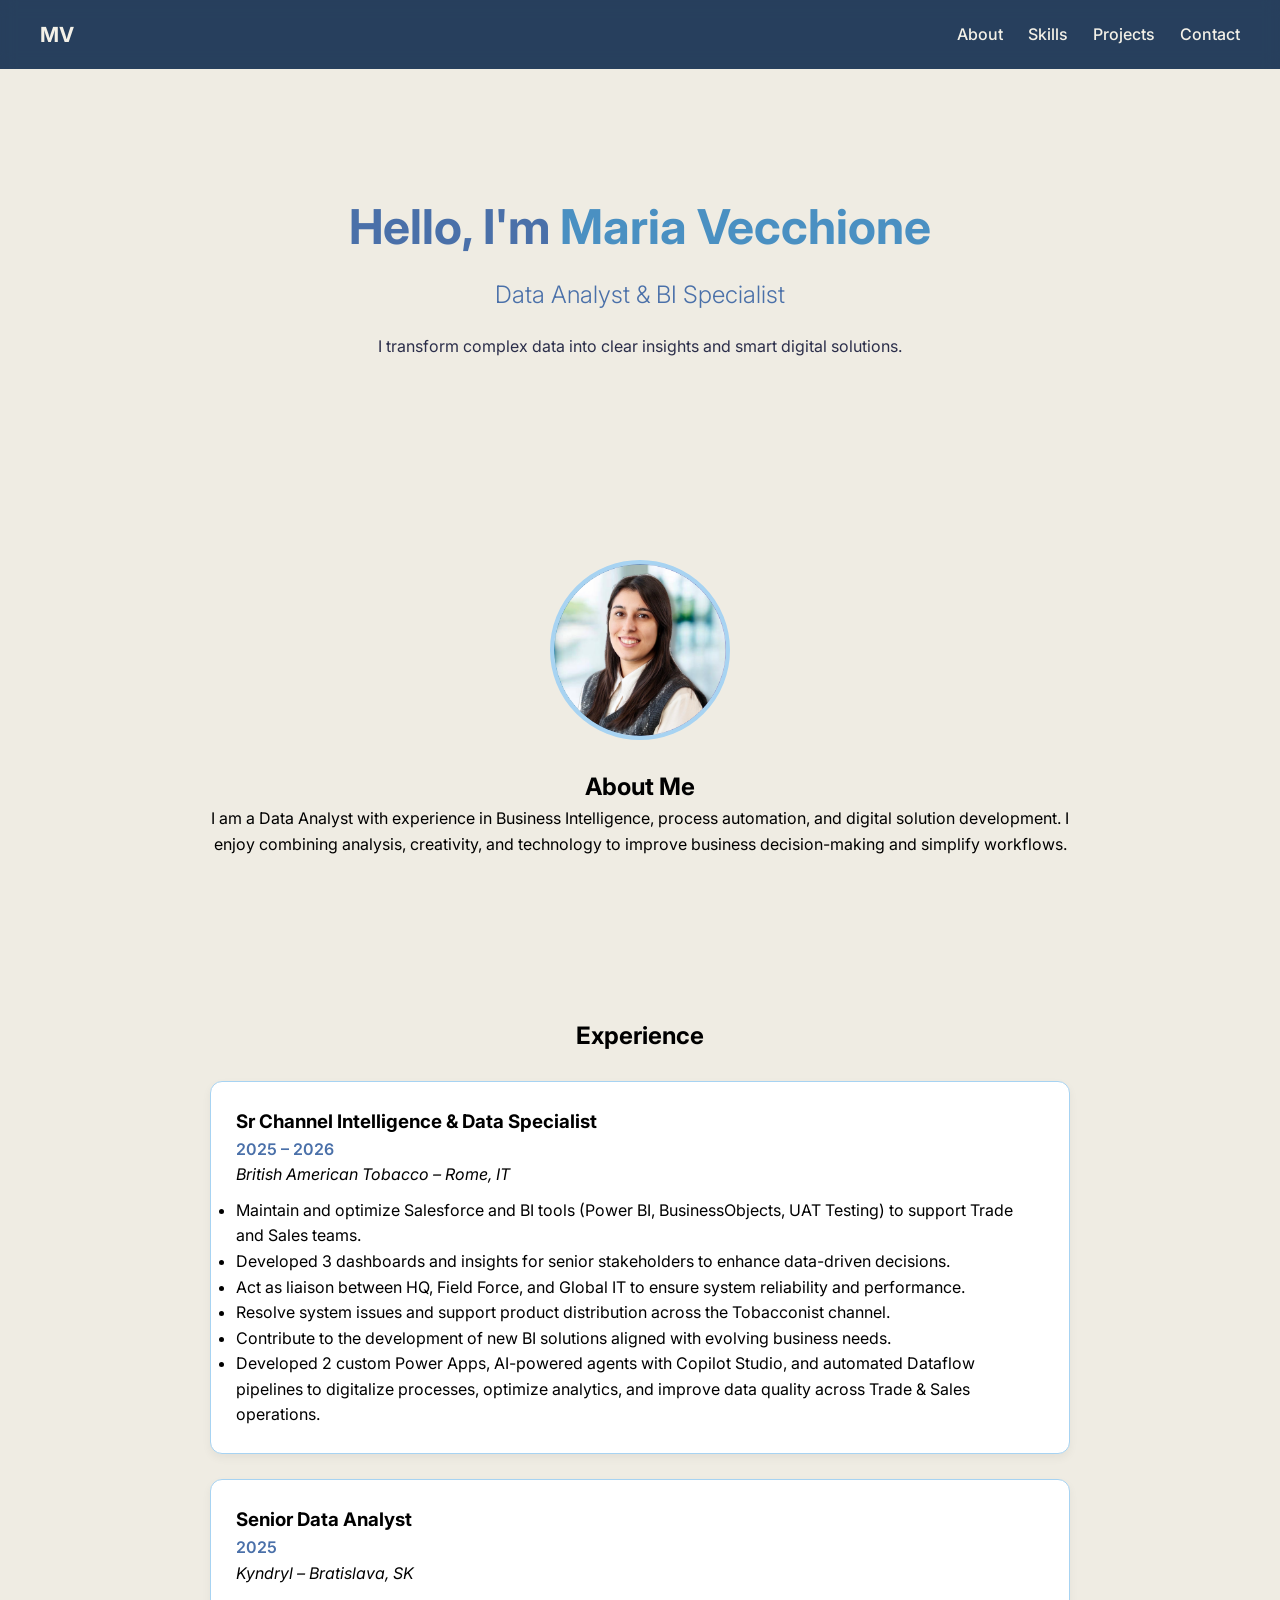
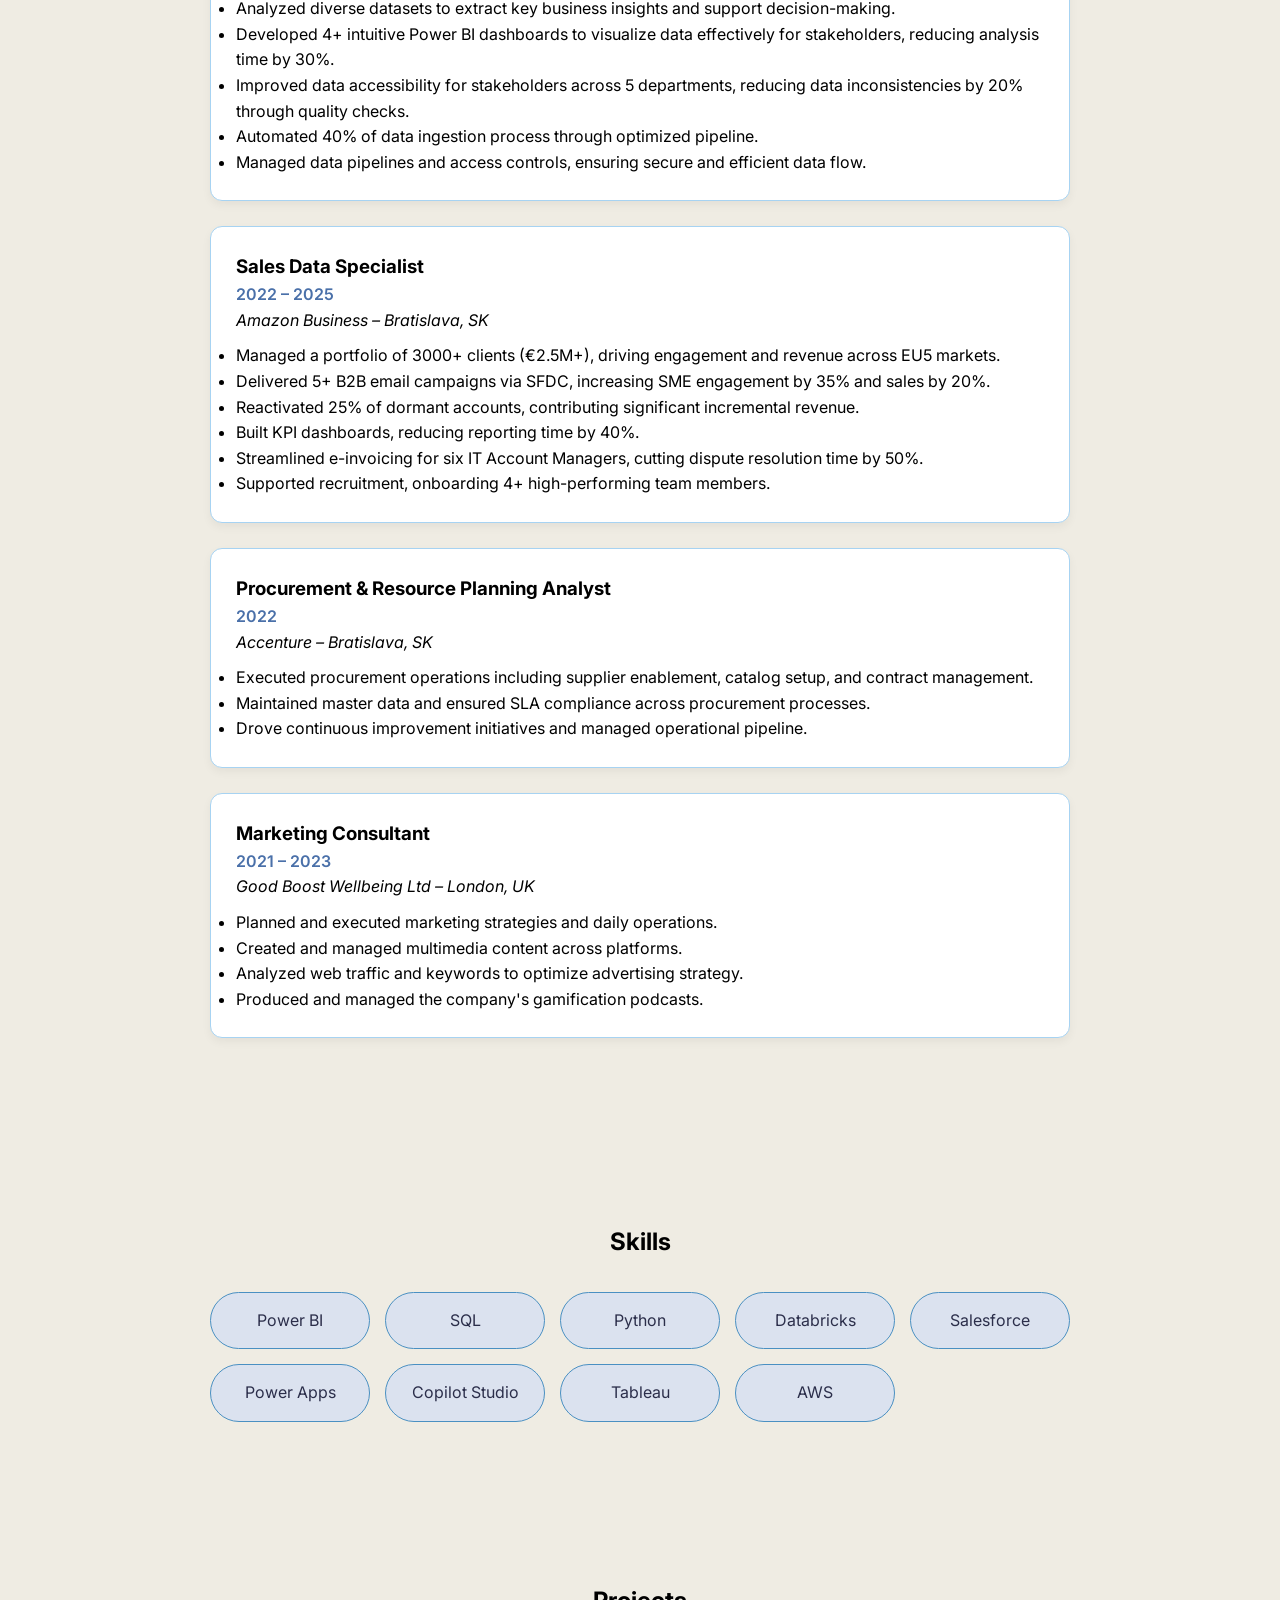
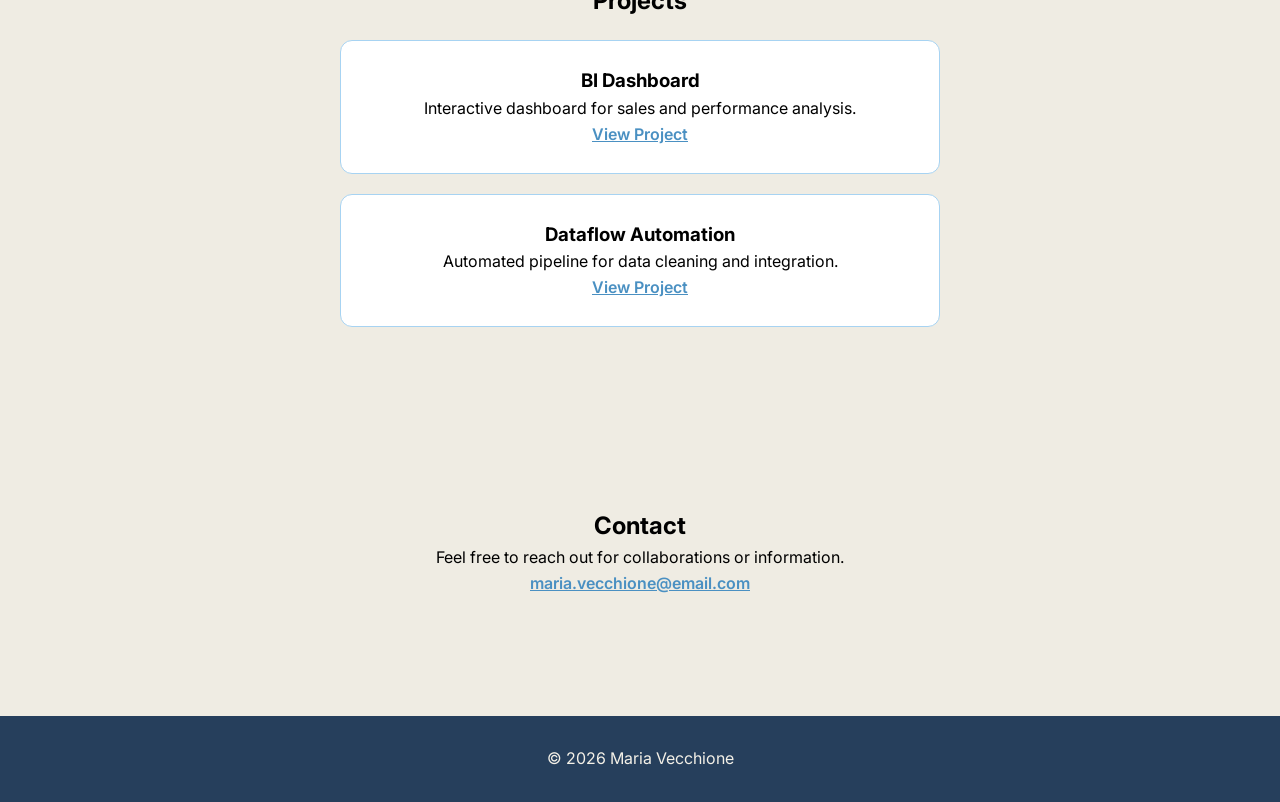
<file: Index.html>
<!DOCTYPE html>
<html lang="en">
<head>
  <meta charset="UTF-8">
  <meta name="viewport" content="width=device-width, initial-scale=1.0">
  <title>Maria Vecchione – Portfolio</title>
  <link rel="stylesheet" href="style.css">
  <link href="https://fonts.googleapis.com/css2?family=Inter:wght@300;400;600&display=swap" rel="stylesheet">
</head>
<body>

  <!-- NAVBAR -->
  <nav class="navbar">
    <h3 class="logo">MV</h3>
    <ul>
      <li><a href="#about">About</a></li>
      <li><a href="#skills">Skills</a></li>
      <li><a href="#projects">Projects</a></li>
      <li><a href="#contact">Contact</a></li>
    </ul>
  </nav>

  <!-- HERO -->
  <section id="hero">
    <h1>Hello, I'm <span>Maria Vecchione</span></h1>
    <h2>Data Analyst & BI Specialist</h2>
    <p>I transform complex data into clear insights and smart digital solutions.</p>
  </section>

  <!-- ABOUT -->
  <section id="about">
    <img src="./asset/profile-pic.png" alt="Profile photo of Maria" class="profile-pic">

    <h2>About Me</h2>
    <p>
      I am a Data Analyst with experience in Business Intelligence, process automation,
      and digital solution development. I enjoy combining analysis, creativity, and technology
      to improve business decision-making and simplify workflows.
    </p>
  </section>

  <!-- EXPERIENCE -->
<section id="experience">
  <h2>Experience</h2>

  <div class="exp-item">
    <h3>Sr Channel Intelligence & Data Specialist</h3>
    <p class="exp-date">2025 – 2026</p>
    <p class="exp-company">British American Tobacco – Rome, IT</p>
    <ul>
      <li>Maintain and optimize Salesforce and BI tools (Power BI, BusinessObjects, UAT Testing) to support Trade and Sales teams.</li>
      <li>Developed 3 dashboards and insights for senior stakeholders to enhance data-driven decisions.</li>
      <li>Act as liaison between HQ, Field Force, and Global IT to ensure system reliability and performance.</li>
      <li>Resolve system issues and support product distribution across the Tobacconist channel.</li>
      <li>Contribute to the development of new BI solutions aligned with evolving business needs.</li>
      <li>Developed 2 custom Power Apps, AI-powered agents with Copilot Studio, and automated Dataflow pipelines to digitalize processes, optimize analytics, and improve data quality across Trade & Sales operations.</li>
    </ul>
  </div>

  <div class="exp-item">
    <h3>Senior Data Analyst</h3>
    <p class="exp-date">2025</p>
    <p class="exp-company">Kyndryl – Bratislava, SK</p>
    <ul>
      <li>Analyzed diverse datasets to extract key business insights and support decision-making.</li>
      <li>Developed 4+ intuitive Power BI dashboards to visualize data effectively for stakeholders, reducing analysis time by 30%.</li>
      <li>Improved data accessibility for stakeholders across 5 departments, reducing data inconsistencies by 20% through quality checks.</li>
      <li>Automated 40% of data ingestion process through optimized pipeline.</li>
      <li>Managed data pipelines and access controls, ensuring secure and efficient data flow.</li>
    </ul>
  </div>

  <div class="exp-item">
    <h3>Sales Data Specialist</h3>
    <p class="exp-date">2022 – 2025</p>
    <p class="exp-company">Amazon Business – Bratislava, SK</p>
    <ul>
      <li>Managed a portfolio of 3000+ clients (€2.5M+), driving engagement and revenue across EU5 markets.</li>
      <li>Delivered 5+ B2B email campaigns via SFDC, increasing SME engagement by 35% and sales by 20%.</li>
      <li>Reactivated 25% of dormant accounts, contributing significant incremental revenue.</li>
      <li>Built KPI dashboards, reducing reporting time by 40%.</li>
      <li>Streamlined e-invoicing for six IT Account Managers, cutting dispute resolution time by 50%.</li>
      <li>Supported recruitment, onboarding 4+ high-performing team members.</li>
    </ul>
  </div>

  <div class="exp-item">
    <h3>Procurement & Resource Planning Analyst</h3>
    <p class="exp-date">2022</p>
    <p class="exp-company">Accenture – Bratislava, SK</p>
    <ul>
      <li>Executed procurement operations including supplier enablement, catalog setup, and contract management.</li>
      <li>Maintained master data and ensured SLA compliance across procurement processes.</li>
      <li>Drove continuous improvement initiatives and managed operational pipeline.</li>
    </ul>
  </div>

  <div class="exp-item">
    <h3>Marketing Consultant</h3>
    <p class="exp-date">2021 – 2023</p>
    <p class="exp-company">Good Boost Wellbeing Ltd – London, UK</p>
    <ul>
      <li>Planned and executed marketing strategies and daily operations.</li>
      <li>Created and managed multimedia content across platforms.</li>
      <li>Analyzed web traffic and keywords to optimize advertising strategy.</li>
      <li>Produced and managed the company's gamification podcasts.</li>
    </ul>
  </div>

</section>

<!-- SKILLS -->
<section id="skills">
  <h2>Skills</h2>

  <div class="skills-grid">
    <div class="skill-box">Power BI</div>
    <div class="skill-box">SQL</div>
    <div class="skill-box">Python</div>
    <div class="skill-box">Databricks</div>
    <div class="skill-box">Salesforce</div>
    <div class="skill-box">Power Apps</div>
    <div class="skill-box">Copilot Studio</div>
    <div class="skill-box">Tableau</div>
    <div class="skill-box">AWS</div>
  </div>
</section>


  <!-- PROJECTS -->
  <section id="projects">
    <h2>Projects</h2>

    <div class="project-card">
      <h3>BI Dashboard</h3>
      <p>Interactive dashboard for sales and performance analysis.</p>
      <a href="#" target="_blank">View Project</a>
    </div>

    <div class="project-card">
      <h3>Dataflow Automation</h3>
      <p>Automated pipeline for data cleaning and integration.</p>
      <a href="#" target="_blank">View Project</a>
    </div>
  </section>

  <!-- CONTACT -->
  <section id="contact">
    <h2>Contact</h2>
    <p>Feel free to reach out for collaborations or information.</p>
    <p><a href="mailto:maria.vecchione@email.com">
      maria.vecchione@email.com
    </a></p>
  </section>

  <footer>
    <p>© 2026 Maria Vecchione</p>
  </footer>

</body>
</html>
</file>
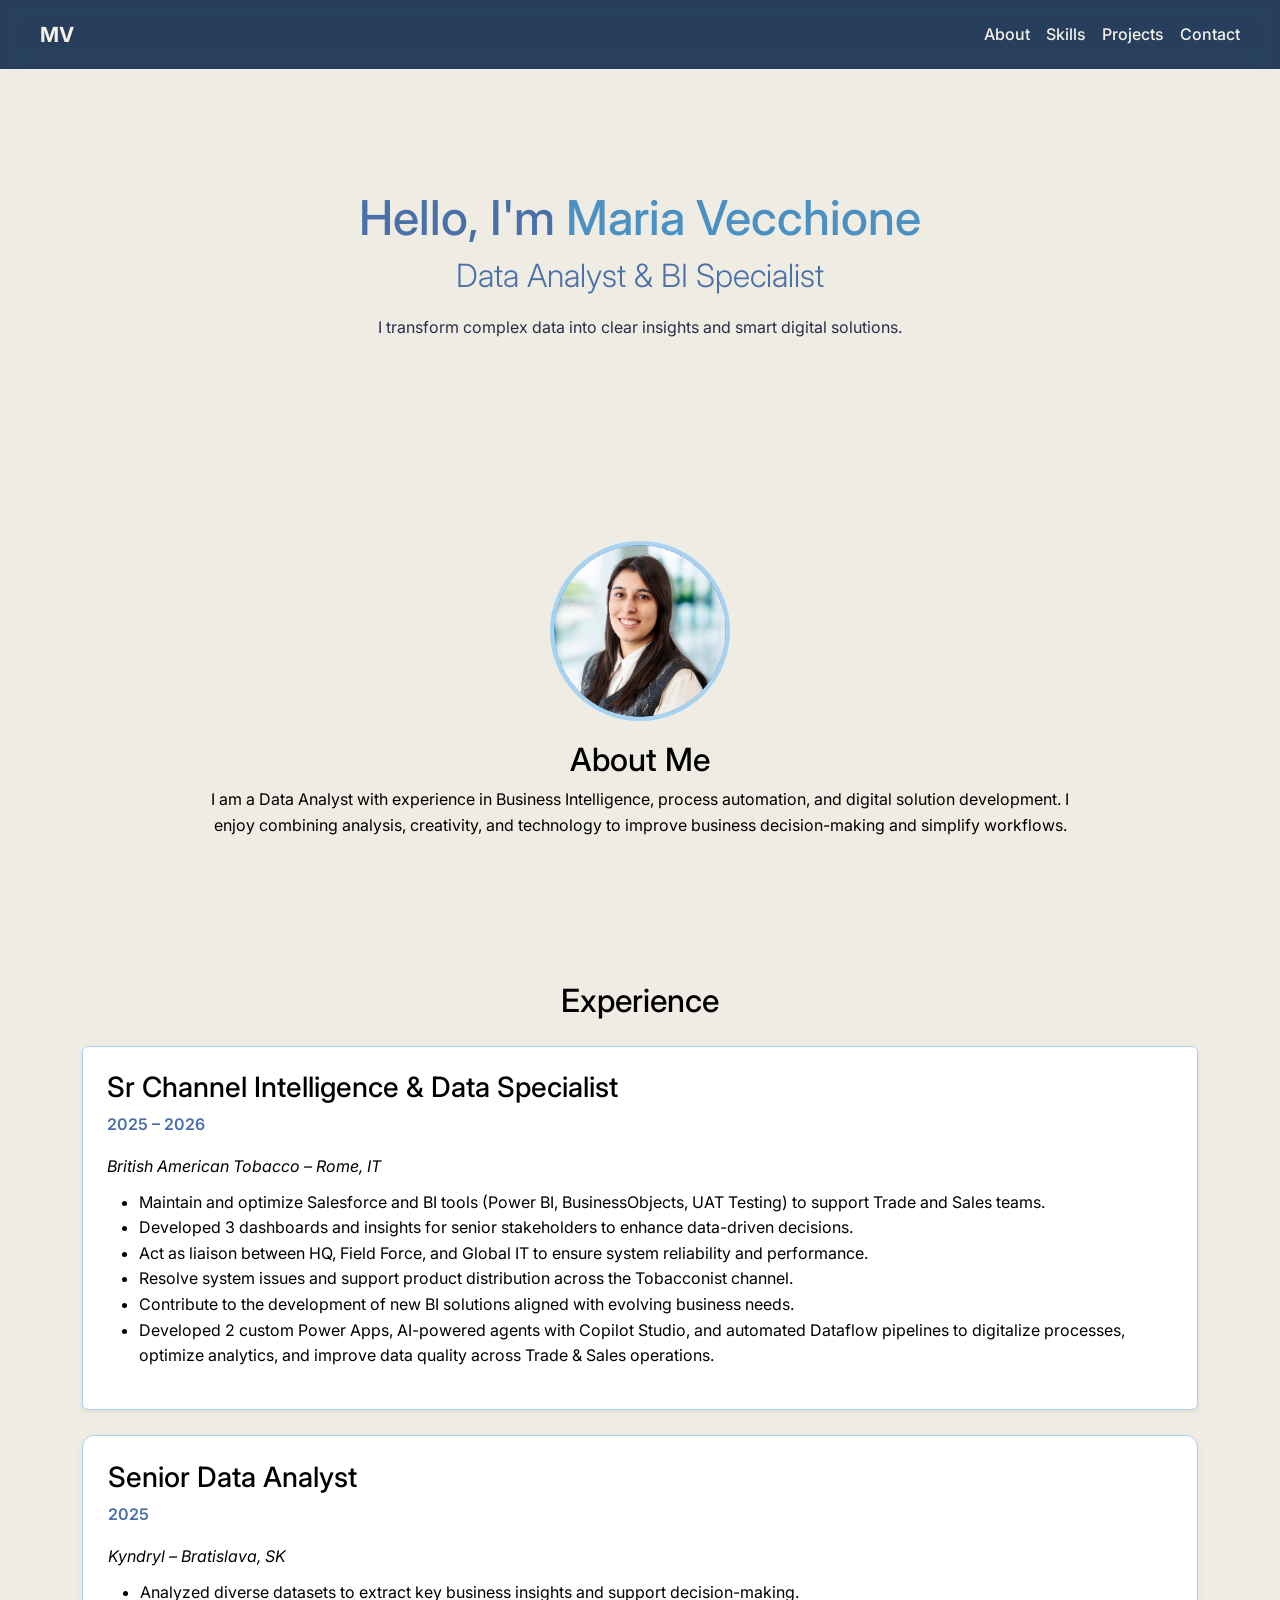
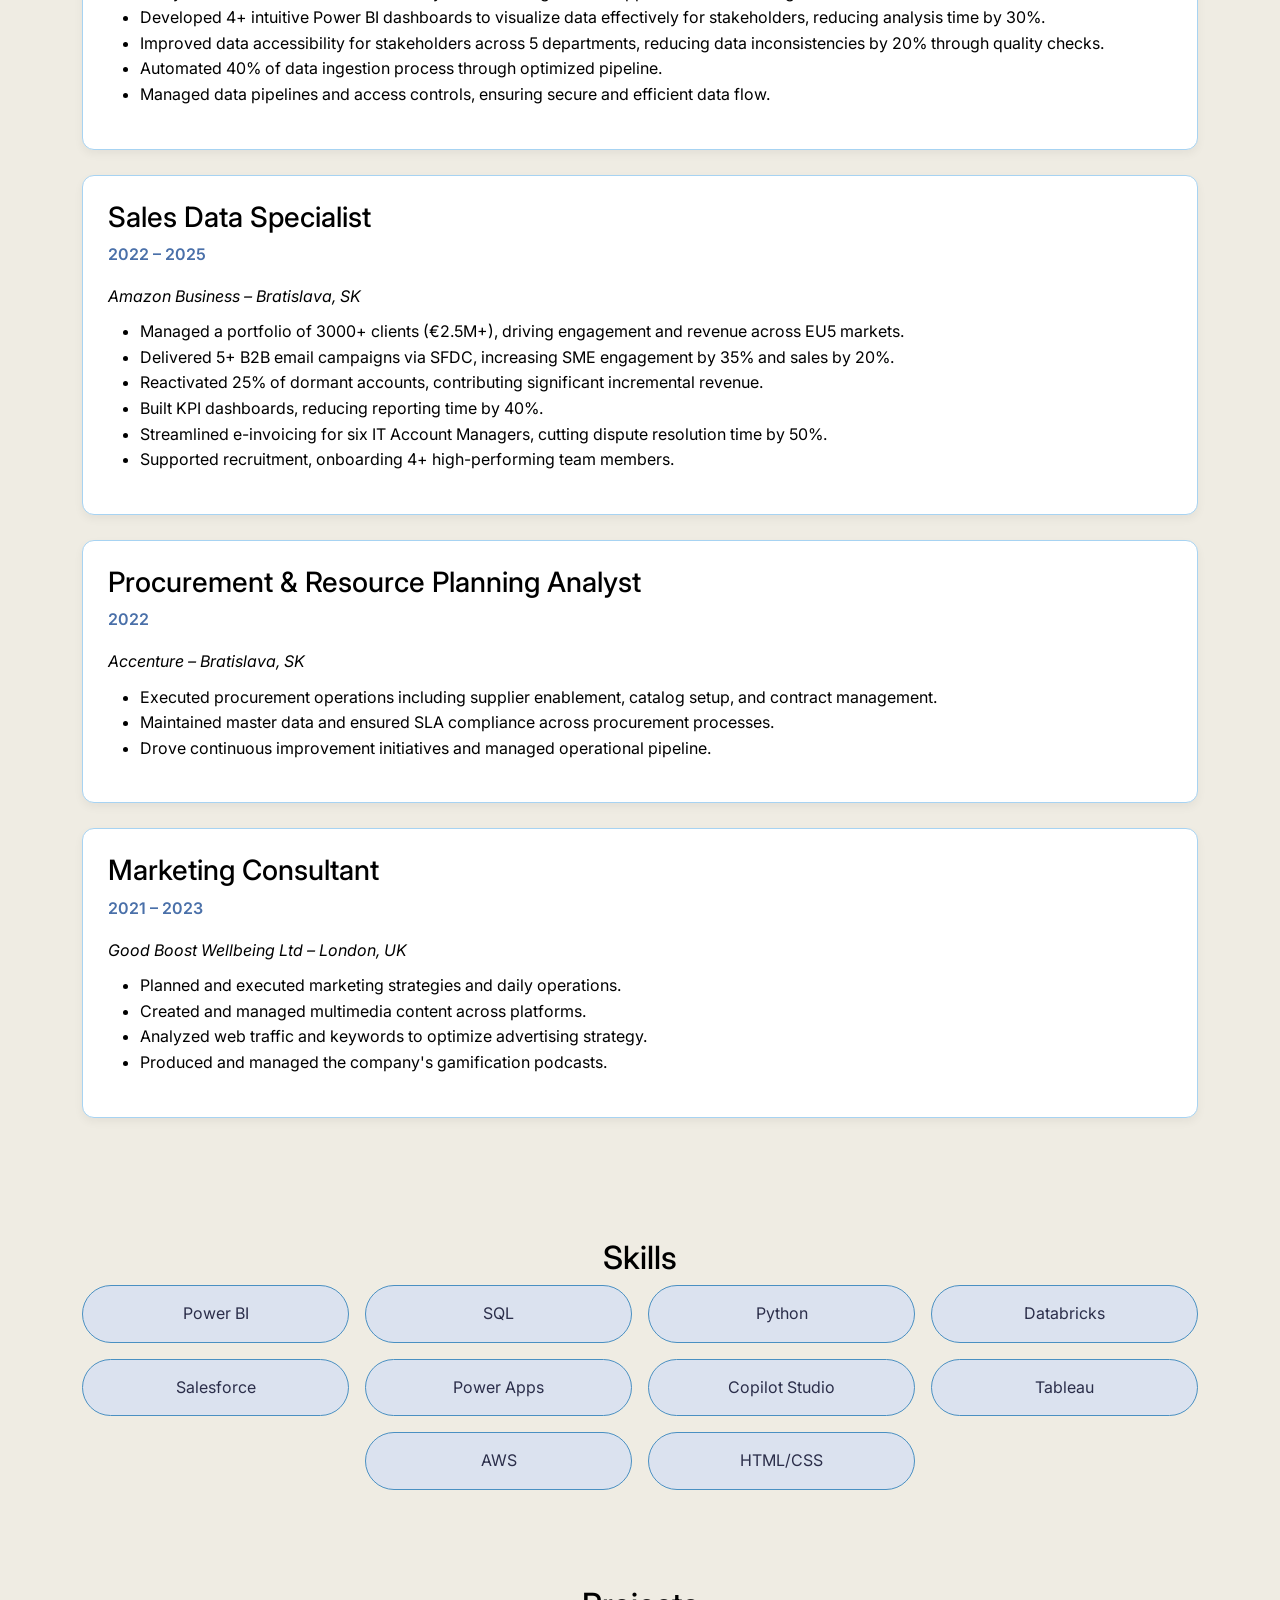
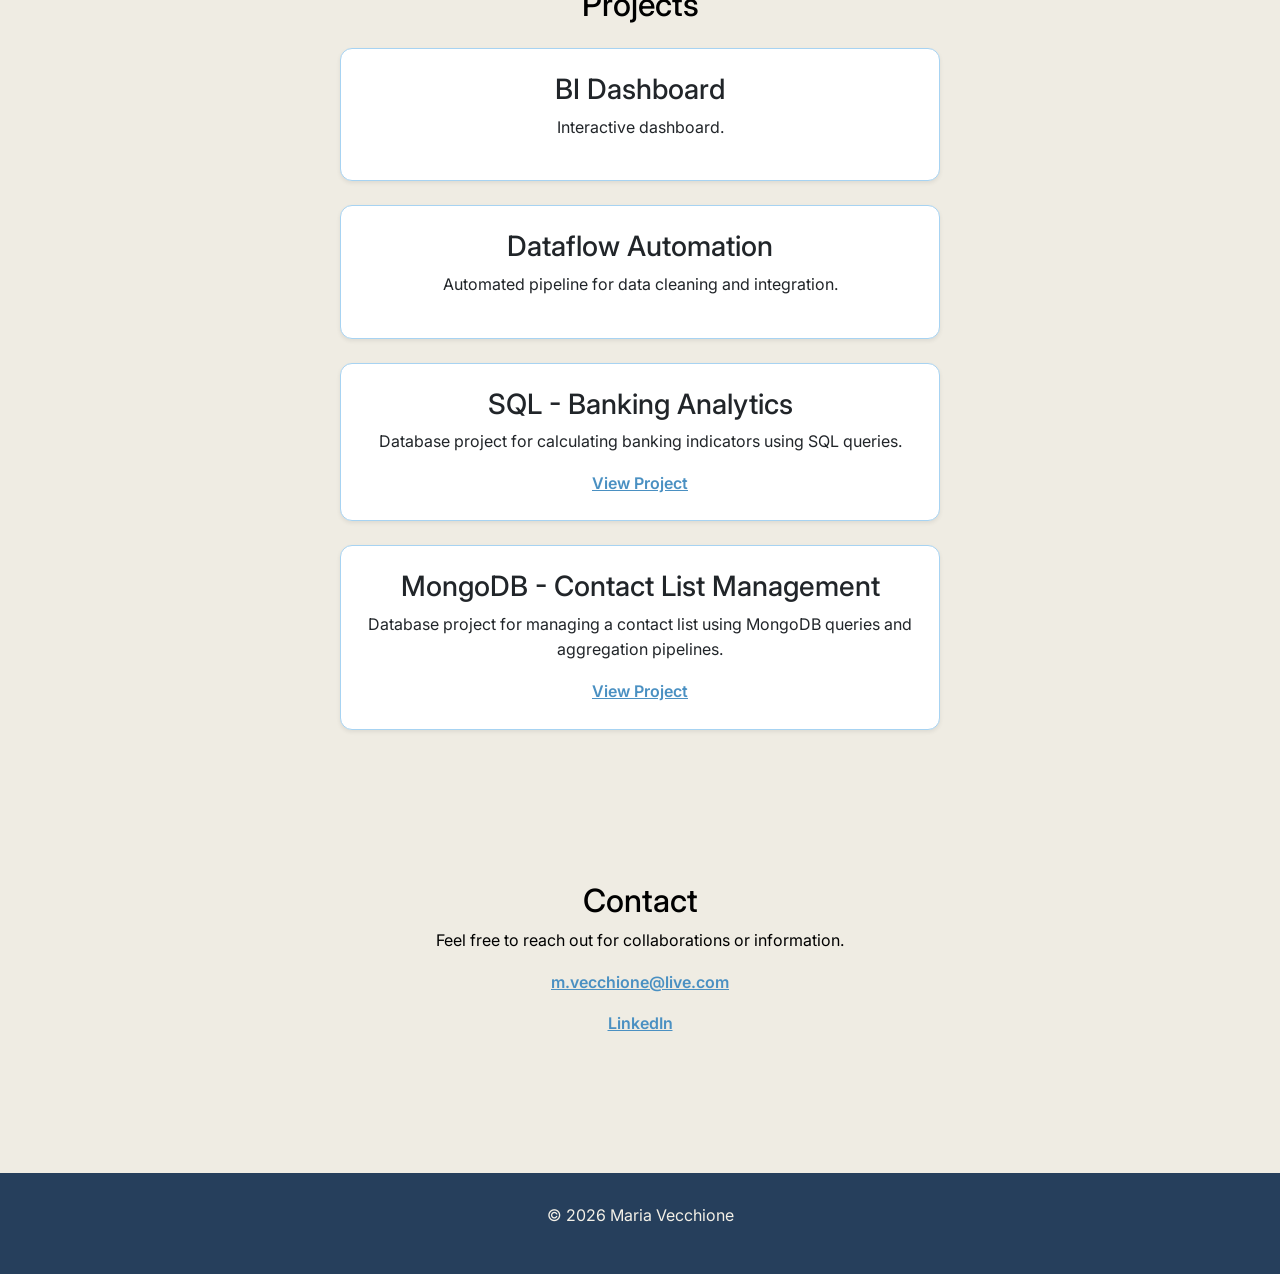
<file: index.html>
<!DOCTYPE html>
<html lang="en">
<head>
  <meta charset="UTF-8">
  <meta name="viewport" content="width=device-width, initial-scale=1.0">
  <title>Maria Vecchione – Website</title>

  
  <!BOOTSTRAP CSS >
  <link href="https://cdn.jsdelivr.net/npm/bootstrap@5.3.3/dist/css/bootstrap.min.css" rel="stylesheet">

  <! CUSTOM CSS >
  <link rel="stylesheet" href="style.css">
  <link href="https://fonts.googleapis.com/css2?family=Inter:wght@300;400;600&display=swap" rel="stylesheet">
</head>
<body>

  <! NAVBAR >
  <nav class="navbar d-flex align-items-center justify-content-between">
    <div class="logo">MV</div>
    <ul class="d-flex flex-wrap gap-3 m-0 p-0">
      <li><a href="#about">About</a></li>
      <li><a href="#skills">Skills</a></li>
      <li><a href="#projects">Projects</a></li>
      <li><a href="#contact">Contact</a></li>
    </ul>
  </nav>

  <! HERO >
  <section id="hero">
    <h1>Hello, I'm <span>Maria Vecchione</span></h1>
    <h2>Data Analyst & BI Specialist</h2>
    <p>I transform complex data into clear insights and smart digital solutions.</p>
  </section>

  <! ABOUT >
  <section id="about">
    <img src="./asset/profile-pic.png" alt="Profile photo of Maria" class="profile-pic">

    <h2>About Me</h2>
    <p>
      I am a Data Analyst with experience in Business Intelligence, process automation,
      and digital solution development. I enjoy combining analysis, creativity, and technology
      to improve business decision-making and simplify workflows.
    </p>
  </section>

  <! EXPERIENCE >
  <section id="experience" class="container py-5">
    <h2>Experience</h2>

    <div class="exp-item shadow-sm p-4 mb-4 rounded">

    <h3>Sr Channel Intelligence & Data Specialist</h3>
    <p class="exp-date">2025 – 2026</p>
    <p class="exp-company">British American Tobacco – Rome, IT</p>
    <ul>
      <li>Maintain and optimize Salesforce and BI tools (Power BI, BusinessObjects, UAT Testing) to support Trade and Sales teams.</li>
      <li>Developed 3 dashboards and insights for senior stakeholders to enhance data-driven decisions.</li>
      <li>Act as liaison between HQ, Field Force, and Global IT to ensure system reliability and performance.</li>
      <li>Resolve system issues and support product distribution across the Tobacconist channel.</li>
      <li>Contribute to the development of new BI solutions aligned with evolving business needs.</li>
      <li>Developed 2 custom Power Apps, AI-powered agents with Copilot Studio, and automated Dataflow pipelines to digitalize processes, optimize analytics, and improve data quality across Trade & Sales operations.</li>
    </ul>
  </div>

  <div class="exp-item">
    <h3>Senior Data Analyst</h3>
    <p class="exp-date">2025</p>
    <p class="exp-company">Kyndryl – Bratislava, SK</p>
    <ul>
      <li>Analyzed diverse datasets to extract key business insights and support decision-making.</li>
      <li>Developed 4+ intuitive Power BI dashboards to visualize data effectively for stakeholders, reducing analysis time by 30%.</li>
      <li>Improved data accessibility for stakeholders across 5 departments, reducing data inconsistencies by 20% through quality checks.</li>
      <li>Automated 40% of data ingestion process through optimized pipeline.</li>
      <li>Managed data pipelines and access controls, ensuring secure and efficient data flow.</li>
    </ul>
  </div>

  <div class="exp-item">
    <h3>Sales Data Specialist</h3>
    <p class="exp-date">2022 – 2025</p>
    <p class="exp-company">Amazon Business – Bratislava, SK</p>
    <ul>
      <li>Managed a portfolio of 3000+ clients (€2.5M+), driving engagement and revenue across EU5 markets.</li>
      <li>Delivered 5+ B2B email campaigns via SFDC, increasing SME engagement by 35% and sales by 20%.</li>
      <li>Reactivated 25% of dormant accounts, contributing significant incremental revenue.</li>
      <li>Built KPI dashboards, reducing reporting time by 40%.</li>
      <li>Streamlined e-invoicing for six IT Account Managers, cutting dispute resolution time by 50%.</li>
      <li>Supported recruitment, onboarding 4+ high-performing team members.</li>
    </ul>
  </div>

  <div class="exp-item">
    <h3>Procurement & Resource Planning Analyst</h3>
    <p class="exp-date">2022</p>
    <p class="exp-company">Accenture – Bratislava, SK</p>
    <ul>
      <li>Executed procurement operations including supplier enablement, catalog setup, and contract management.</li>
      <li>Maintained master data and ensured SLA compliance across procurement processes.</li>
      <li>Drove continuous improvement initiatives and managed operational pipeline.</li>
    </ul>
  </div>

  <div class="exp-item">
    <h3>Marketing Consultant</h3>
    <p class="exp-date">2021 – 2023</p>
    <p class="exp-company">Good Boost Wellbeing Ltd – London, UK</p>
    <ul>
      <li>Planned and executed marketing strategies and daily operations.</li>
      <li>Created and managed multimedia content across platforms.</li>
      <li>Analyzed web traffic and keywords to optimize advertising strategy.</li>
      <li>Produced and managed the company's gamification podcasts.</li>
    </ul>
  </div>

</section>

<! SKILLS >
<section id="skills" class="container py-5">
  <h2>Skills</h2>

  <div class="row g-3 justify-content-center">

    <div class="col-6 col-md-4 col-lg-3">
      <div class="skill-box">Power BI</div>
    </div>

    <div class="col-6 col-md-4 col-lg-3">
      <div class="skill-box">SQL</div>
    </div>

    <div class="col-6 col-md-4 col-lg-3">
      <div class="skill-box">Python</div>
    </div>

    <div class="col-6 col-md-4 col-lg-3">
      <div class="skill-box">Databricks</div>
    </div>

    <div class="col-6 col-md-4 col-lg-3">
      <div class="skill-box">Salesforce</div>
    </div>

    <div class="col-6 col-md-4 col-lg-3">
      <div class="skill-box">Power Apps</div>
    </div>

    <div class="col-6 col-md-4 col-lg-3">
      <div class="skill-box">Copilot Studio</div>
    </div>

    <div class="col-6 col-md-4 col-lg-3">
      <div class="skill-box">Tableau</div>
    </div>

    <div class="col-6 col-md-4 col-lg-3">
      <div class="skill-box">AWS</div>
    </div>

    <div class="col-6 col-md-4 col-lg-3">
      <div class="skill-box">HTML/CSS</div>
    </div>

  </div>
</section>

  <! PROJECTS >
  <section id="projects" class="container py-5">
    <h2>Projects</h2>

    <div class="project-card card shadow-sm p-4 my-4">
      <h3>BI Dashboard</h3>
      <p>Interactive dashboard.</p>
      <a href="#" target="_blank"></a>
    </div>

    <div class="project-card card shadow-sm p-4 my-4">
      <h3>Dataflow Automation</h3>
      <p>Automated pipeline for data cleaning and integration.</p>
      <a href="#" target="_blank"></a>
    </div>
    
  <div class="project-card card shadow-sm p-4 my-4">
    <h3>SQL - Banking Analytics </h3>
    <p>Database project for calculating banking indicators using SQL queries.</p>
  <a href="https://www.kaggle.com/code/mariavecchione/mysql-bank-customers-analysis-maria-vecchione">View Project</a>
  </div>
  
  <div class="project-card card shadow-sm p-4 my-4">
    <h3>MongoDB - Contact List Management </h3>
    <p>Database project for managing a contact list using MongoDB queries and aggregation pipelines.</p>
    <a href="./public/mongodb.html" target="_blank">View Project</a>
  </div>


  </section>

  <! CONTACT >
  <section id="contact">
    <h2>Contact</h2>
    <p>Feel free to reach out for collaborations or information.</p>
    <p><a href="mailto:m.vecchione@live.com">
      m.vecchione@live.com
    </a></p>
     <p class="linkedin">
        <a href="https://www.linkedin.com/in/maria-vechionee-b9a847181/" target="_blank">
            LinkedIn
        </a></p>
  </section>

  <footer>
    <p>© 2026 Maria Vecchione</p>
  </footer>

</body>
</html>
</file>
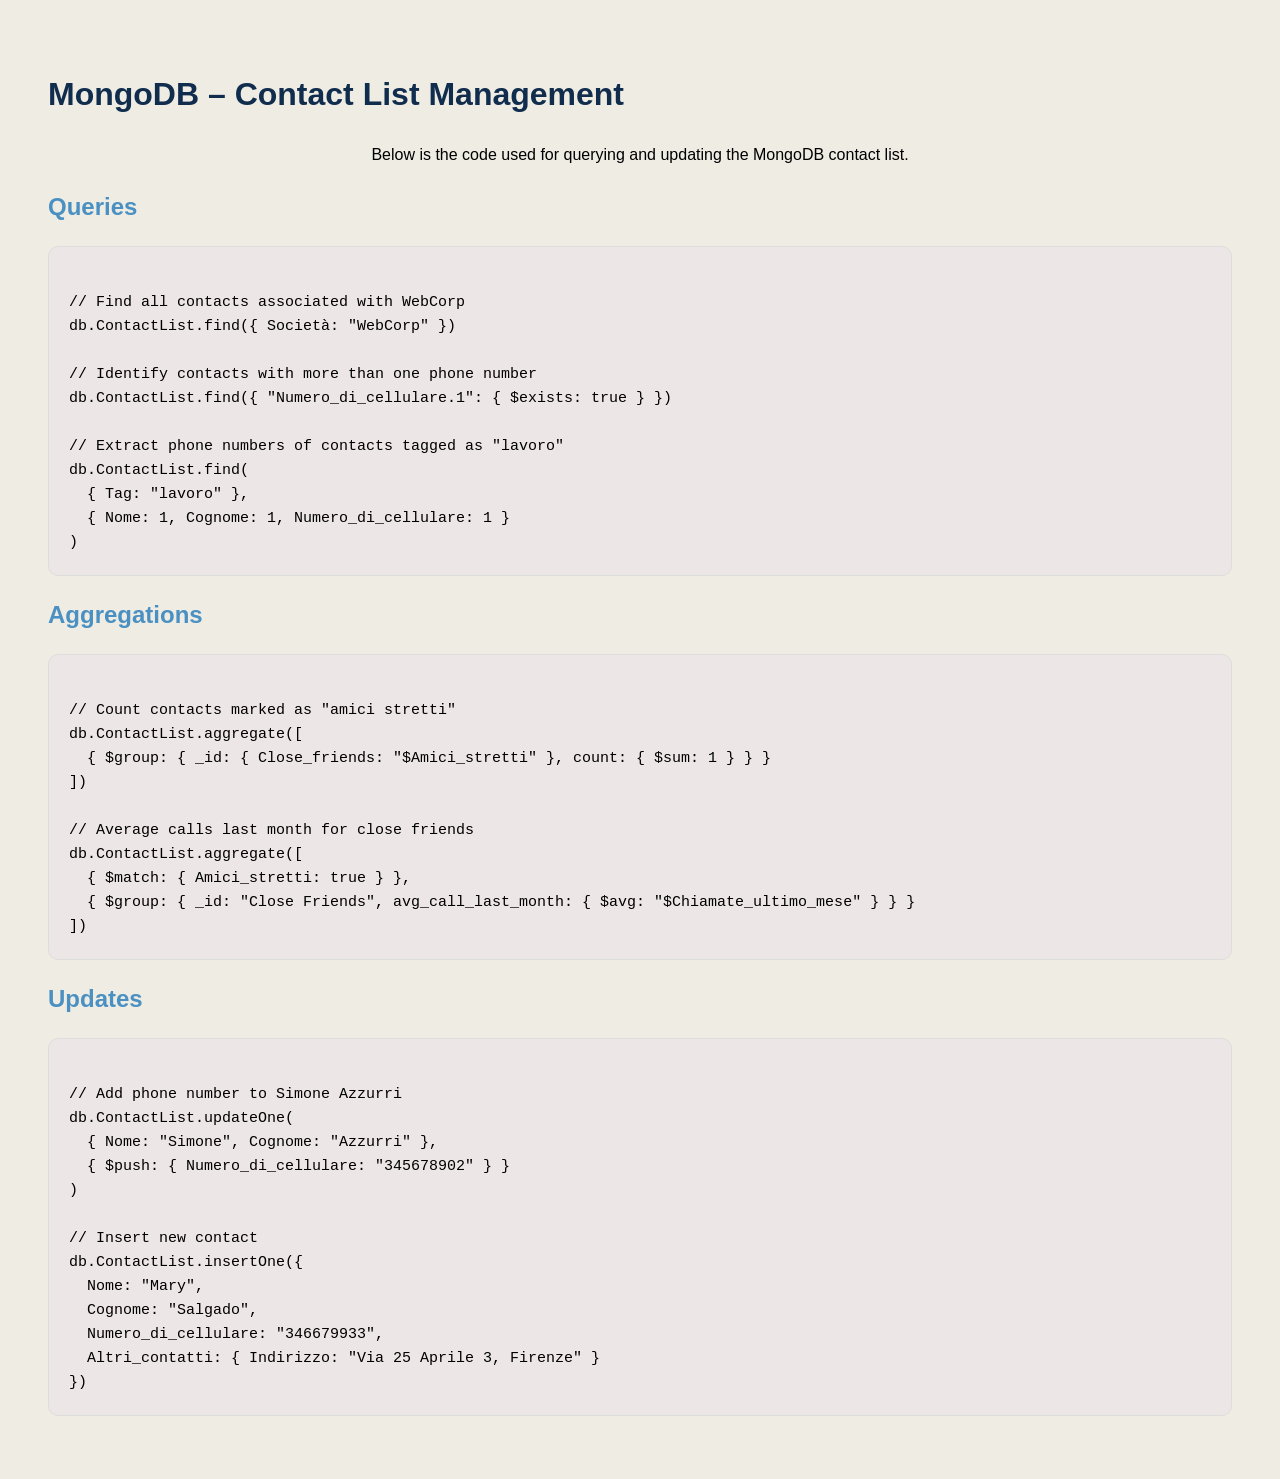
<file: public/mongodb.html>
<!DOCTYPE html>
<html lang="en">
<head>
  <meta charset="UTF-8">
  <title>MongoDB – Contact List Management</title>
  <style>
    body {
      font-family: Arial, sans-serif;
      background: #EFECE3;
      padding: 40px;
      line-height: 1.6;
    }
    h1 {
      color: #112D4E;
    }
    pre {
      background: #ede6e6;
      padding: 20px;
      border-radius: 10px;
      border: 1px solid #ddd;
      overflow-x: auto;
      font-size: 15px;
    }
    h2 {
      color: #4A90C2;
      text-decoration: none;
    }
  </style>
</head>
<body>

<h1>MongoDB – Contact List Management</h1>
<p style="text-align:center; max-width:700px; margin:0 auto;">
  Below is the code used for querying and updating the MongoDB contact list.
</p>

<h2>Queries</h2>
<pre><code>
// Find all contacts associated with WebCorp
db.ContactList.find({ Società: "WebCorp" })

// Identify contacts with more than one phone number
db.ContactList.find({ "Numero_di_cellulare.1": { $exists: true } })

// Extract phone numbers of contacts tagged as "lavoro"
db.ContactList.find(
  { Tag: "lavoro" },
  { Nome: 1, Cognome: 1, Numero_di_cellulare: 1 }
)
</code></pre>

<h2>Aggregations</h2>
<pre><code>
// Count contacts marked as "amici stretti"
db.ContactList.aggregate([
  { $group: { _id: { Close_friends: "$Amici_stretti" }, count: { $sum: 1 } } }
])

// Average calls last month for close friends
db.ContactList.aggregate([
  { $match: { Amici_stretti: true } },
  { $group: { _id: "Close Friends", avg_call_last_month: { $avg: "$Chiamate_ultimo_mese" } } }
])
</code></pre>

<h2>Updates</h2>
<pre><code>
// Add phone number to Simone Azzurri
db.ContactList.updateOne(
  { Nome: "Simone", Cognome: "Azzurri" },
  { $push: { Numero_di_cellulare: "345678902" } }
)

// Insert new contact
db.ContactList.insertOne({
  Nome: "Mary",
  Cognome: "Salgado",
  Numero_di_cellulare: "346679933",
  Altri_contatti: { Indirizzo: "Via 25 Aprile 3, Firenze" }
})
</code></pre>

</body>
</html>
</file>
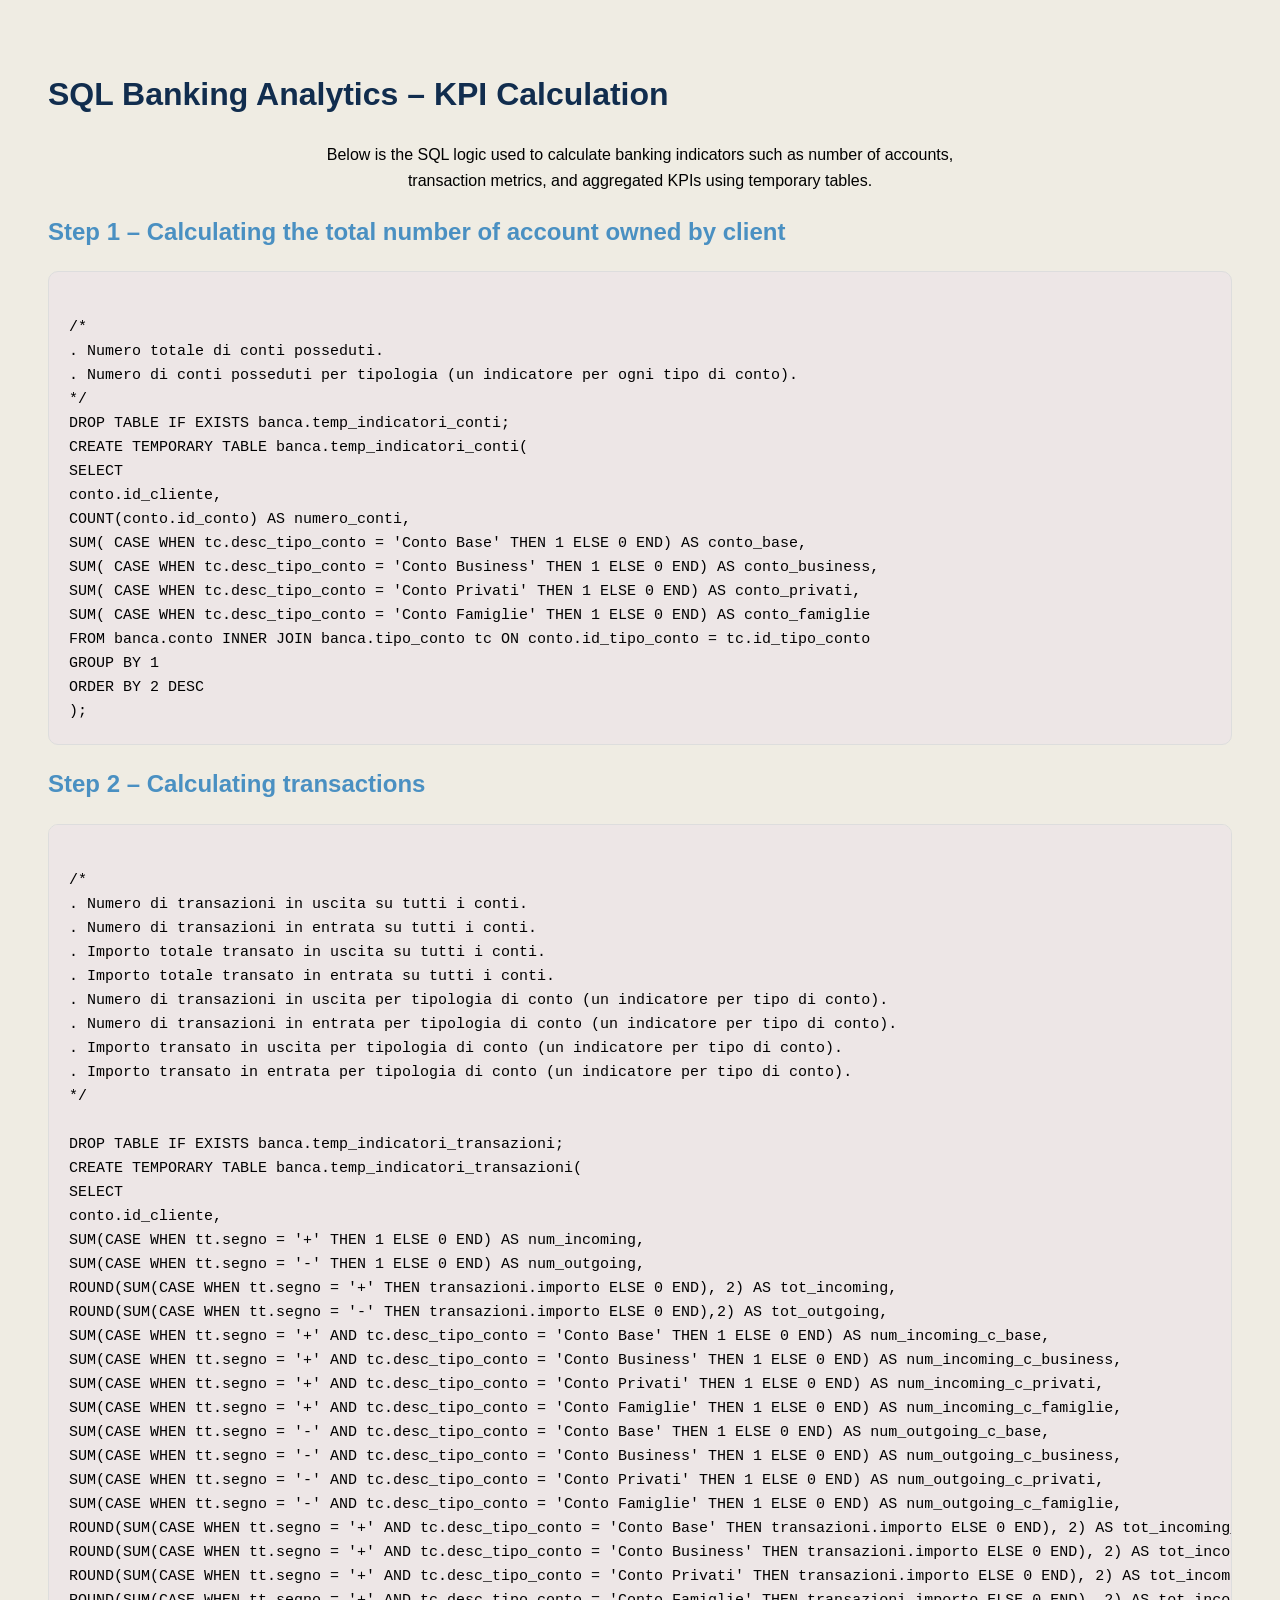
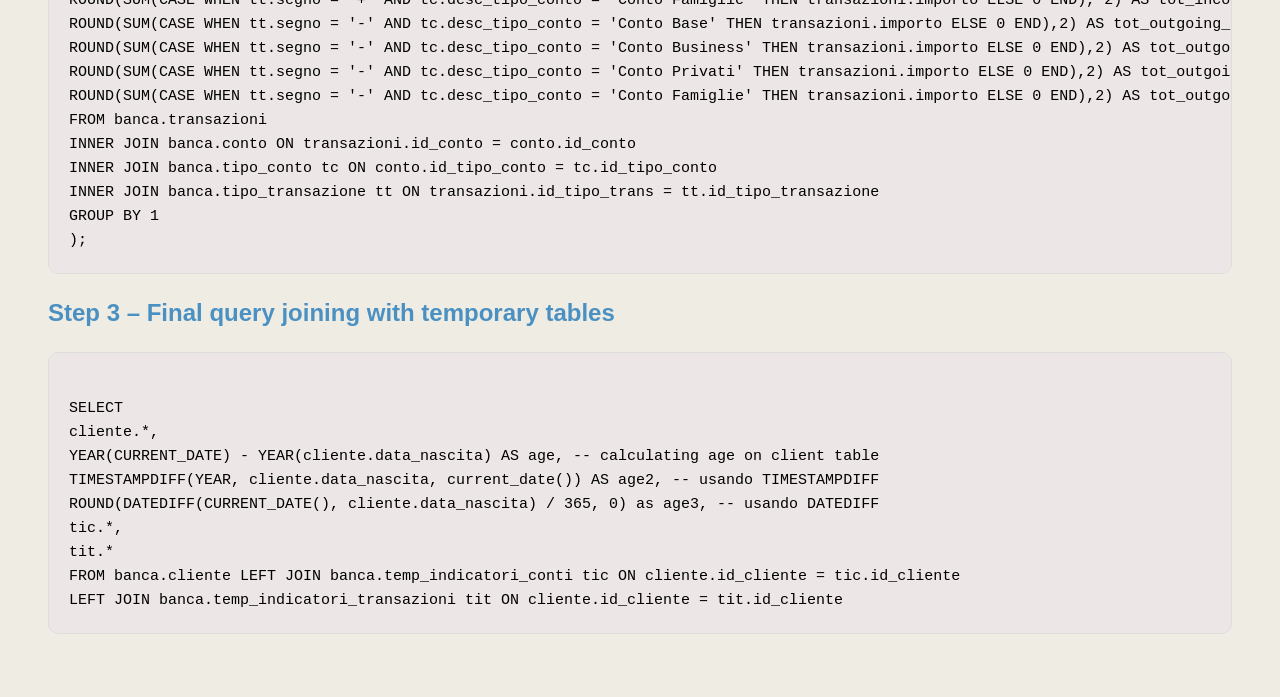
<file: public/sql.html>
<!DOCTYPE html>
<html lang="en">
<head>
  <meta charset="UTF-8">
  <title>SQL Banking Analytics – KPI Calculation</title>

  <style>

    body {
      font-family: Arial, sans-serif;
      background: #EFECE3;
      padding: 40px;
      line-height: 1.6;
    }
    h1 {
      color: #112D4E;
    }
    pre {
      background: #ede6e6;
      padding: 20px;
      border-radius: 10px;
      border: 1px solid #ddd;
      overflow-x: auto;
      font-size: 15px;
    }
    h2 {
      color: #4A90C2;
      text-decoration: none;
    }

  </style>
</head>

<body>

<h1>SQL Banking Analytics – KPI Calculation</h1>
<p style="text-align:center; max-width:700px; margin:0 auto;">
  Below is the SQL logic used to calculate banking indicators such as number of accounts, transaction metrics, and aggregated KPIs using temporary tables.
</p>

<h2>Step 1 – Calculating the total number of account owned by client</h2>
<div class="code-box">
<pre><code>
/*
. Numero totale di conti posseduti.
. Numero di conti posseduti per tipologia (un indicatore per ogni tipo di conto).
*/
DROP TABLE IF EXISTS banca.temp_indicatori_conti;
CREATE TEMPORARY TABLE banca.temp_indicatori_conti(
SELECT 
conto.id_cliente,
COUNT(conto.id_conto) AS numero_conti,
SUM( CASE WHEN tc.desc_tipo_conto = 'Conto Base' THEN 1 ELSE 0 END) AS conto_base,
SUM( CASE WHEN tc.desc_tipo_conto = 'Conto Business' THEN 1 ELSE 0 END) AS conto_business,
SUM( CASE WHEN tc.desc_tipo_conto = 'Conto Privati' THEN 1 ELSE 0 END) AS conto_privati,
SUM( CASE WHEN tc.desc_tipo_conto = 'Conto Famiglie' THEN 1 ELSE 0 END) AS conto_famiglie
FROM banca.conto INNER JOIN banca.tipo_conto tc ON conto.id_tipo_conto = tc.id_tipo_conto
GROUP BY 1
ORDER BY 2 DESC
);
</code></pre>
</div>

<h2>Step 2 – Calculating transactions</h2>
<div class="code-box">
<pre><code>
/*
. Numero di transazioni in uscita su tutti i conti.
. Numero di transazioni in entrata su tutti i conti.
. Importo totale transato in uscita su tutti i conti.
. Importo totale transato in entrata su tutti i conti.
. Numero di transazioni in uscita per tipologia di conto (un indicatore per tipo di conto).
. Numero di transazioni in entrata per tipologia di conto (un indicatore per tipo di conto).
. Importo transato in uscita per tipologia di conto (un indicatore per tipo di conto).
. Importo transato in entrata per tipologia di conto (un indicatore per tipo di conto).
*/

DROP TABLE IF EXISTS banca.temp_indicatori_transazioni;
CREATE TEMPORARY TABLE banca.temp_indicatori_transazioni(
SELECT 
conto.id_cliente,
SUM(CASE WHEN tt.segno = '+' THEN 1 ELSE 0 END) AS num_incoming,
SUM(CASE WHEN tt.segno = '-' THEN 1 ELSE 0 END) AS num_outgoing,
ROUND(SUM(CASE WHEN tt.segno = '+' THEN transazioni.importo ELSE 0 END), 2) AS tot_incoming,
ROUND(SUM(CASE WHEN tt.segno = '-' THEN transazioni.importo ELSE 0 END),2) AS tot_outgoing,
SUM(CASE WHEN tt.segno = '+' AND tc.desc_tipo_conto = 'Conto Base' THEN 1 ELSE 0 END) AS num_incoming_c_base,
SUM(CASE WHEN tt.segno = '+' AND tc.desc_tipo_conto = 'Conto Business' THEN 1 ELSE 0 END) AS num_incoming_c_business,
SUM(CASE WHEN tt.segno = '+' AND tc.desc_tipo_conto = 'Conto Privati' THEN 1 ELSE 0 END) AS num_incoming_c_privati,
SUM(CASE WHEN tt.segno = '+' AND tc.desc_tipo_conto = 'Conto Famiglie' THEN 1 ELSE 0 END) AS num_incoming_c_famiglie,
SUM(CASE WHEN tt.segno = '-' AND tc.desc_tipo_conto = 'Conto Base' THEN 1 ELSE 0 END) AS num_outgoing_c_base,
SUM(CASE WHEN tt.segno = '-' AND tc.desc_tipo_conto = 'Conto Business' THEN 1 ELSE 0 END) AS num_outgoing_c_business,
SUM(CASE WHEN tt.segno = '-' AND tc.desc_tipo_conto = 'Conto Privati' THEN 1 ELSE 0 END) AS num_outgoing_c_privati,
SUM(CASE WHEN tt.segno = '-' AND tc.desc_tipo_conto = 'Conto Famiglie' THEN 1 ELSE 0 END) AS num_outgoing_c_famiglie,
ROUND(SUM(CASE WHEN tt.segno = '+' AND tc.desc_tipo_conto = 'Conto Base' THEN transazioni.importo ELSE 0 END), 2) AS tot_incoming_c_base,
ROUND(SUM(CASE WHEN tt.segno = '+' AND tc.desc_tipo_conto = 'Conto Business' THEN transazioni.importo ELSE 0 END), 2) AS tot_incoming_c_business,
ROUND(SUM(CASE WHEN tt.segno = '+' AND tc.desc_tipo_conto = 'Conto Privati' THEN transazioni.importo ELSE 0 END), 2) AS tot_incoming_c_privati,
ROUND(SUM(CASE WHEN tt.segno = '+' AND tc.desc_tipo_conto = 'Conto Famiglie' THEN transazioni.importo ELSE 0 END), 2) AS tot_incoming_c_famiglie,
ROUND(SUM(CASE WHEN tt.segno = '-' AND tc.desc_tipo_conto = 'Conto Base' THEN transazioni.importo ELSE 0 END),2) AS tot_outgoing_c_base,
ROUND(SUM(CASE WHEN tt.segno = '-' AND tc.desc_tipo_conto = 'Conto Business' THEN transazioni.importo ELSE 0 END),2) AS tot_outgoing_c_business,
ROUND(SUM(CASE WHEN tt.segno = '-' AND tc.desc_tipo_conto = 'Conto Privati' THEN transazioni.importo ELSE 0 END),2) AS tot_outgoing_c_privati,
ROUND(SUM(CASE WHEN tt.segno = '-' AND tc.desc_tipo_conto = 'Conto Famiglie' THEN transazioni.importo ELSE 0 END),2) AS tot_outgoing_c_famiglie
FROM banca.transazioni 
INNER JOIN banca.conto ON transazioni.id_conto = conto.id_conto
INNER JOIN banca.tipo_conto tc ON conto.id_tipo_conto = tc.id_tipo_conto
INNER JOIN banca.tipo_transazione tt ON transazioni.id_tipo_trans = tt.id_tipo_transazione
GROUP BY 1
);
</code></pre>
</div>

  

<h2>Step 3 – Final query joining with temporary tables</h2>
<div class="code-box">
<pre><code>
SELECT 
cliente.*,
YEAR(CURRENT_DATE) - YEAR(cliente.data_nascita) AS age, -- calculating age on client table
TIMESTAMPDIFF(YEAR, cliente.data_nascita, current_date()) AS age2, -- usando TIMESTAMPDIFF
ROUND(DATEDIFF(CURRENT_DATE(), cliente.data_nascita) / 365, 0) as age3, -- usando DATEDIFF
tic.*,
tit.*
FROM banca.cliente LEFT JOIN banca.temp_indicatori_conti tic ON cliente.id_cliente = tic.id_cliente
LEFT JOIN banca.temp_indicatori_transazioni tit ON cliente.id_cliente = tit.id_cliente
</code></pre>
</div>
</file>
<file: style.css>
/* 
   PALETTE
   Cream: #EFECE3
   Light Blue: #A7D3F2
   Medium Blue: #4A90C2
   Blue: #112D4E
*/

/* GLOBAL */
* {
  margin: 0;
  padding: 0;
  box-sizing: border-box;
}

body {
  font-family: 'Inter', sans-serif;
  background: #EFECE3;
  color: #000;
  line-height: 1.6;
}

section {
  padding: 80px 20px;
  max-width: 900px;
  margin: 0 auto;
  text-align: center;
}

/* NAVBAR */
.navbar {
  background: rgba(17, 45, 78, 0.9);
  backdrop-filter: blur(8px);
  padding: 18px 40px;
  position: sticky;
  top: 0;
  z-index: 50;

  display: flex;
  justify-content: space-between;
  align-items: center;
  flex-wrap: wrap; /* permette max 2 righe */
  row-gap: 10px;
}

.logo {
  font-weight: 700;
  color: #F4F1E8;
  font-size: 1.3rem;
}

.navbar ul {
  list-style: none;
  display: flex;
  gap: 25px;
  flex-wrap: wrap; /* evita overflow */
  max-width: 100%;
}

.navbar a {
  color: #F4F1E8;
  text-decoration: none;
  font-weight: 500;
  position: relative;
  transition: color 0.3s ease;
}

.navbar a:hover {
  color: #A7D3F2;
}

/* underline animato */
.navbar a::after {
  content: "";
  position: absolute;
  left: 0;
  bottom: -3px;
  width: 0%;
  height: 2px;
  background: currentColor;
  transition: width 0.3s ease;
}

.navbar a:hover::after {
  width: 100%;
}

/* -----------------------------------
   HERO
----------------------------------- */
#hero {
  padding: 120px 20px;
  opacity: 0;
  animation: fadeIn 1.2s ease forwards;
}

#hero h1 {
  font-size: 3rem;
  color: #4A70A9;
}

#hero h1 span {
  color: #4A90C2;
}

#hero h2 {
  font-weight: 300;
  color: #4A70A9;
  margin-top: 10px;
}

#hero p {
  max-width: 600px;
  margin: 20px auto 0;
  color: #2B2E4A;
}

@keyframes fadeIn {
  to { opacity: 1; }
}

/* -----------------------------------
   ABOUT
----------------------------------- */
.profile-pic {
  width: 180px;
  height: 180px;
  border-radius: 50%;
  object-fit: cover;
  border: 4px solid #A7D3F2;
  margin-bottom: 20px;
  transition: transform 0.4s ease, box-shadow 0.4s ease;
}

.profile-pic:hover {
  transform: scale(1.05) rotate(1deg);
  box-shadow: 0 10px 25px rgba(0,0,0,0.15);
}

/* -----------------------------------
   EXPERIENCE
----------------------------------- */
.exp-item {
  background: #ffffff;
  border: 1px solid #A7D3F2;
  border-radius: 12px;
  padding: 25px;
  margin: 25px 0;
  text-align: left;

  box-shadow: 0 4px 10px rgba(0,0,0,0.05);
  transition: transform 0.3s ease, box-shadow 0.3s ease;
}

.exp-item:hover {
  transform: translateY(-6px);
  box-shadow: 0 12px 25px rgba(0,0,0,0.12);
}

.exp-date {
  font-weight: 600;
  color: #4A70A9;
}

.exp-company {
  font-style: italic;
  margin-bottom: 10px;
}

/* -----------------------------------
   SKILLS
----------------------------------- */
.skills-grid {
  display: grid;
  grid-template-columns: repeat(auto-fit, minmax(140px, 1fr));
  gap: 15px;
  margin-top: 30px;
}

.skill-box {
  padding: 15px 20px;
  border-radius: 50px;
  background: #DBE2EF;
  border: 1px solid #4A90C2;
  color: #2B2E4A;
  transition: transform 0.25s ease, background 0.25s ease;
}

.skill-box:hover {
  transform: translateY(-4px);
  background: #cdd8eb;
}

/* -----------------------------------
   PROJECTS
----------------------------------- */
.project-card {
  background: #ffffff;
  border: 1px solid #A7D3F2;
  border-radius: 12px;
  padding: 25px;
  margin: 20px auto;
  max-width: 600px;

  transition: transform 0.3s ease, box-shadow 0.3s ease;
}

.project-card:hover {
  transform: translateY(-6px);
  box-shadow: 0 12px 25px rgba(0,0,0,0.12);
}

.project-card a {
  color: #4A90C2;
  font-weight: 600;
  position: relative;
}

.project-card a:hover {
  color: #2B2E4A;
}

/* underline animato */
.project-card a::after {
  content: "";
  position: absolute;
  left: 0;
  bottom: -3px;
  width: 0%;
  height: 2px;
  background: currentColor;
  transition: width 0.3s ease;
}

.project-card a:hover::after {
  width: 100%;
}

/* -----------------------------------
   CONTACT
----------------------------------- */
#contact a {
  color: #4A90C2;
  font-weight: 600;
}

#contact a:hover {
  color: #2B2E4A;
}

/* -----------------------------------
   FOOTER
----------------------------------- */
footer {
  background: #112D4E;
  color: #F4F1E8;
  text-align: center;
  padding: 30px;
  margin-top: 40px;
  opacity: 0.9;
}

/* -----------------------------------
   RESPONSIVE
----------------------------------- */
@media (max-width: 768px) {
  #hero h1 {
    font-size: 2.2rem;
  }

  .navbar {
    padding: 15px 20px;
    justify-content: center;
  }

  .navbar ul {
    gap: 15px;
    justify-content: center;
  }

  .logo {
    font-size: 1.1rem;
  }
}

@media (max-width: 480px) {
  #hero {
    padding: 90px 20px;
  }

  .navbar ul {
    gap: 10px;
  }
}
</file>
